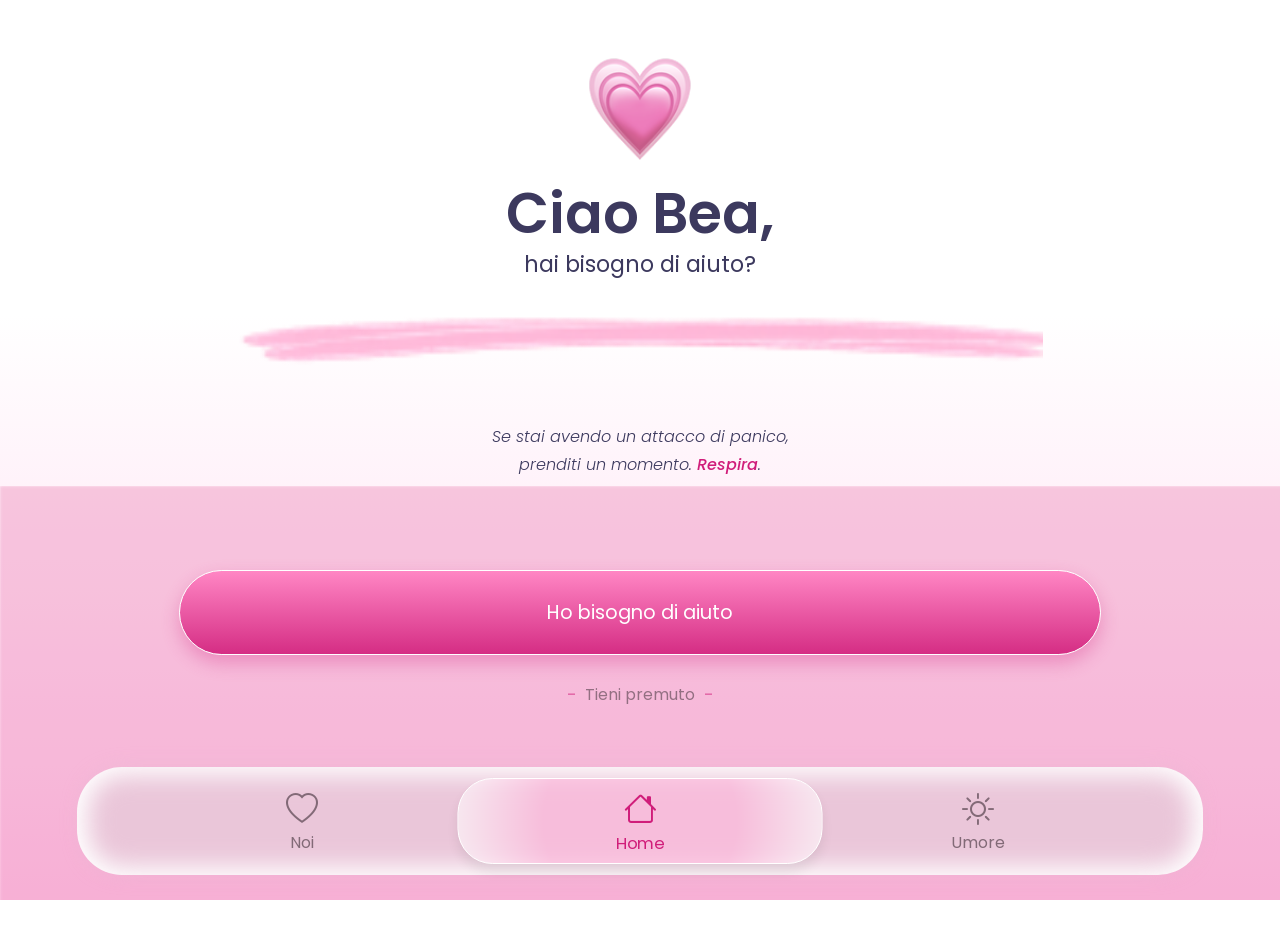
<file: index.html>
<!DOCTYPE html>
<html lang="en">

<head>
    <meta charset="UTF-8">
    <meta name="theme-color" content="#ffffff">
    <meta name="viewport" content="width=device-width, initial-scale=1, viewport-fit=cover">
    <meta name="apple-mobile-web-app-capable" content="yes">
    <meta name="mobile-web-app-capable" content="yes">
    <meta name="apple-mobile-web-app-status-bar-style" content="default">
    <meta name="apple-mobile-web-app-title" content="App Bea">

<!-- icona che appare sulla home screen -->
<link rel="apple-touch-icon" href="icona.png">

<!-- collega il manifest -->
<link rel="manifest" href="manifest.json">

<script>
  if ('serviceWorker' in navigator) {
    navigator.serviceWorker.register('/app-bea/sw.js');
  }
</script>

<link rel="stylesheet" href="https://cdn.jsdelivr.net/npm/bootstrap-icons@1.13.1/font/bootstrap-icons.min.css">

    <title>Document</title>
    <link rel="stylesheet" href="style.css">
    <script src="script.js" defer></script>
</head>

<body>

    <div class="main">

        <img src="heart.png" class="heart">
        <div class="testi">
        <h1 class="bea">Ciao Bea,</h1>
        <h1 class="aiuto">hai bisogno di aiuto?</h1>
    </div>
        <img src="line.png" class="line">
        <p class="chill">Se stai avendo un attacco di panico,<br>
prenditi un momento. <span> Respira</span>.</p>

        <div class="btncontainer">
            <button class="btn">Ho bisogno di aiuto</button>   

            <div class="tp" style="opacity: 0.5; margin-top: 3dvh;">
               <span>- </span><p>Tieni premuto</p><span> -</span>
            </div>
        </div>
        
    </div>


        <nav class="nav">
            <div class="nav-glass"></div>
             <div class="btn-nav">
                <div class="selettore"></div>

                <div class="noi"><i class="bi bi-heart"></i>Noi</div>
                <div class="home active"><i class="bi bi-house"></i>Home</div>
                <div class="umore"><i class="bi bi-brightness-high"></i>Umore</div>
              </div>
        </nav>

    
    <div class="waves">
        <img src="wave1.png" class="wave1">
        <img src="wave2.png" class="wave2">
        <img src="wave3.png" class="wave3">
    </div>

</body>

</html>
</file>
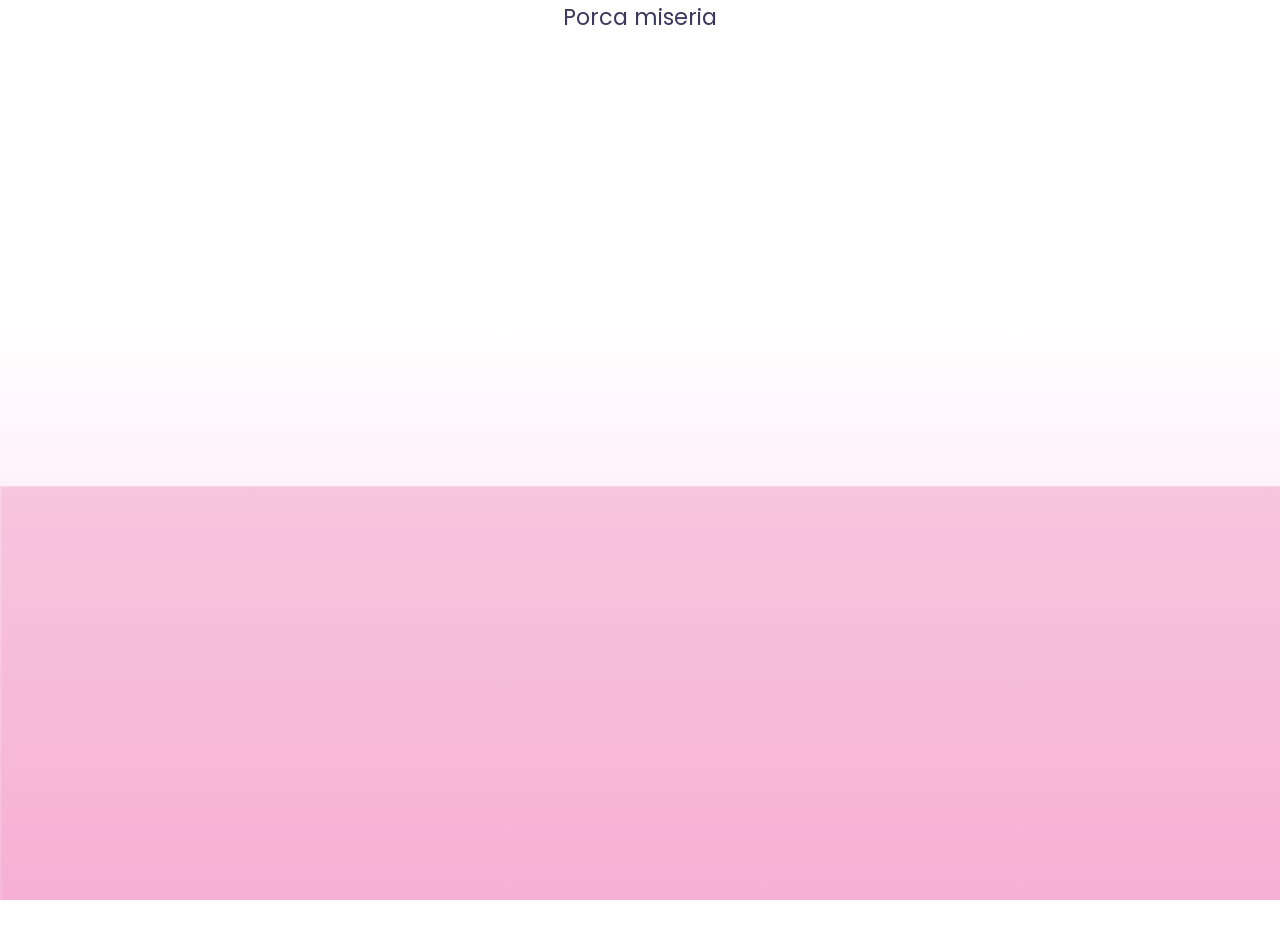
<file: calma.html>
<!DOCTYPE html>
<html lang="en">

<head>
    <meta charset="UTF-8">
    <meta name="theme-color" content="#ffffff">
    <meta name="viewport" content="width=device-width, initial-scale=1, viewport-fit=cover">
    <meta name="apple-mobile-web-app-capable" content="yes">
    <meta name="mobile-web-app-capable" content="yes">
    <meta name="apple-mobile-web-app-status-bar-style" content="black-translucent">
    <meta name="apple-mobile-web-app-title" content="App Bea">

<!-- icona che appare sulla home screen -->
<link rel="apple-touch-icon" href="icona.png">

<!-- collega il manifest -->
<link rel="manifest" href="manifest.json">

<script>
  if ('serviceWorker' in navigator) {
    navigator.serviceWorker.register('/app-bea/sw.js');
  }
</script>

    <title>Document</title>
    <link rel="stylesheet" href="style.css">
    <script src="script.js" defer></script>
</head>

<body>

    <h1>Porca miseria</h1>
    
    <div class="waves">
        <img src="wave1.png" class="wave1">
        <img src="wave2.png" class="wave2">
        <img src="wave3.png" class="wave3">
    </div>

</body>

</html>
</file>
<file: style.css>
@import url('https://fonts.googleapis.com/css2?family=Poppins:ital,wght@0,100;0,200;0,300;0,400;0,500;0,600;0,700;0,800;0,900;1,100;1,200;1,300;1,400;1,500;1,600;1,700;1,800;1,900&display=swap');


*{
    margin: 0;
    padding: 0;
    box-sizing: border-box;
    font-family: 'Poppins', sans-serif;
}

html {
    width: 100%;
    height: 100%;
    overflow: hidden;
}

body {
    width: 100%;
    height: 100dvh;
    margin: 0;
    padding: 0;

    position: fixed;
    inset: 0;

    overflow: hidden;
    touch-action: none;
    overscroll-behavior: none;

    background-image: linear-gradient(to bottom, #ffffff 35%, #FFD4EE 100%);

    display: flex;
    align-items: center;
    flex-direction: column;

    user-select: none;
    -webkit-user-select: none;
}

body::after {
    content: "";
    position: fixed;
    inset: 0;
    z-index: -10;
    background: linear-gradient(to bottom, #ffffff 35%, #FFD4EE 100%);
}

.main{
    display: flex;
    justify-content: space-between;
    align-items: space-between;
    margin-top: 6dvh;
    height: auto;
    max-width: 90%;
    width: 90%; 
    margin-left: auto;
    margin-right: auto;
    flex-direction: column;
    text-align: center;
    z-index: 1;
}

.heart{
    min-width: 12dvh;
    min-height: 12dvh;
    position: relative;
    margin: 0dvh auto 1dvh auto;
    animation: heartMove 4s ease-in-out infinite;
}

h1{
    font-size: 1.4rem;
    color: #3C395E;
    margin: 0px;
    padding: 0px;
    font-weight: 400;
}

.bea{
    margin-bottom: -1dvh;
    font-weight: 600;
    font-size: 3.5rem;
}

.line{
    width: 70%;
    margin: 1dvh auto;
}

.chill{
    font-size: 1rem;
    font-style: italic;
    color: #3C395E;
    margin-top: 4dvh;
    padding: 0px;
    font-weight: 300;
    line-height: 180%;
}

 span{
    color: #D01D7A;
    font-weight: 500;
    display: inline-block;
}

.tp p{
    display: inline;
    margin: 0px 1dvh;
    opacity: 0.8;
}

.btn {
  padding: 3dvh;
  width: 80%;
  margin: 0 auto;
  border: 1px solid white;
  color: #fff;
  border-radius: 50px;
  cursor: pointer;
  font-size: 1.2rem;
  font-weight: 400;
  user-select: none;
  box-shadow: 0 8px 18px rgba(211, 43, 130, 0.329);
  -webkit-user-select: none;
background-image: 
    linear-gradient(to right, #ffffff 25%, transparent 50%),
    linear-gradient(#FF86C4, #D52D84);
  background-size: 300% 100%, 100% 100%;
  background-position: 100% 0, 0 0; 
  transition: background-position 2s ease, color 2s ease, transform 2s ease;
}

.btn.pressing {
  background-position: 0% 0, 0 0;
  transform: scale(1.05);
  color: #D01D7A;
}


.btncontainer{
    margin-top: 10dvh;
}


nav{
    background-color: #ffffff;
    width: 88%;
    height: 12%;
    padding-bottom:0;
    bottom: 25px;
    position: absolute;
    border-radius: 5dvh;
    z-index: 2;
    display: flex;
    align-items: center;
    justify-content: center;
}

.nav-glass{
    background-color: #e5b7cfc7;
    border-radius: 4dvh 4dvh;
    height: 86%;
    width: 98%;
    position: absolute;
    filter: blur(12px);
}

.btn-nav {
    width: 90%;
    height: 80%;
    position: absolute;
    display: grid;
    grid-template-columns: repeat(3, 1fr);
    align-items: center;
    justify-items: center;
}

.noi, .home, .umore{
    color: #826A77;
    border-radius: 3.5dvh;
    display: flex;
    align-items: center;
    flex-direction: column;
    justify-content: center;
    height: 90%;
    width: 90%;
    z-index: 1;
    transition: color 0.35s ease, transform 0.35s ease;
}

.noi.active,
.home.active,
.umore.active {
    color: #D01D7A;
    transform: scale(1.03);
}

.selettore {
    position: absolute;

    width: 36%;
    height: 100%;

    left: 0;
    box-shadow: 0 8px 12px rgba(0, 0, 0, 0.075);
    background: #FFB7DC;
    background: radial-gradient(circle, rgba(255, 183, 220, 0.6) 52%, rgba(255, 255, 255, 0.6) 100%);
    border-radius: 3.9dvh;
    border: 0.5px solid white;
    transform-origin: center;
    transition: transform 0.45s cubic-bezier(.22, 1, .36, 1);
    z-index: 0;
}

.btn-nav i{
    font-size: 32px;
    margin-bottom: -4px;
}

.waves {
    position: absolute;
    width: 100%;
    height: 50%;
    overflow: hidden;
    pointer-events: none;
    bottom: -4dvh;
}

.wave1, .wave2, .wave3 {
    width: 200%;
    height: 100%;       /* riempiono il contenitore */
    position: absolute;
    bottom: 0;
    left: 0;
    object-fit: cover;  /* l'immagine si adatta senza deformarsi */
}

.wave1{
    animation: waveMove 20s ease-in-out infinite;
    filter: blur(1px);
}

.wave2{
    animation: waveMove 22s ease-in-out infinite;
    animation-delay: -7s;
    filter: blur(1px);
}

.wave3{
    animation: waveMove 22s ease-in-out infinite;
    animation-delay: -4s;
    filter: blur(2px);
}

@keyframes waveMove {
    0% {
        transform: translateX(0);
    }
    50% {
        transform: translateX(-50%);
    }
    100% {
        transform: translateX(0);
    }
}

@keyframes heartMove {
    0% {
        transform: scale(1);
    }
    50% {
        transform: scale(1.05);
    }
    100% {
        transform: scale(1);
    }
}
</file>
